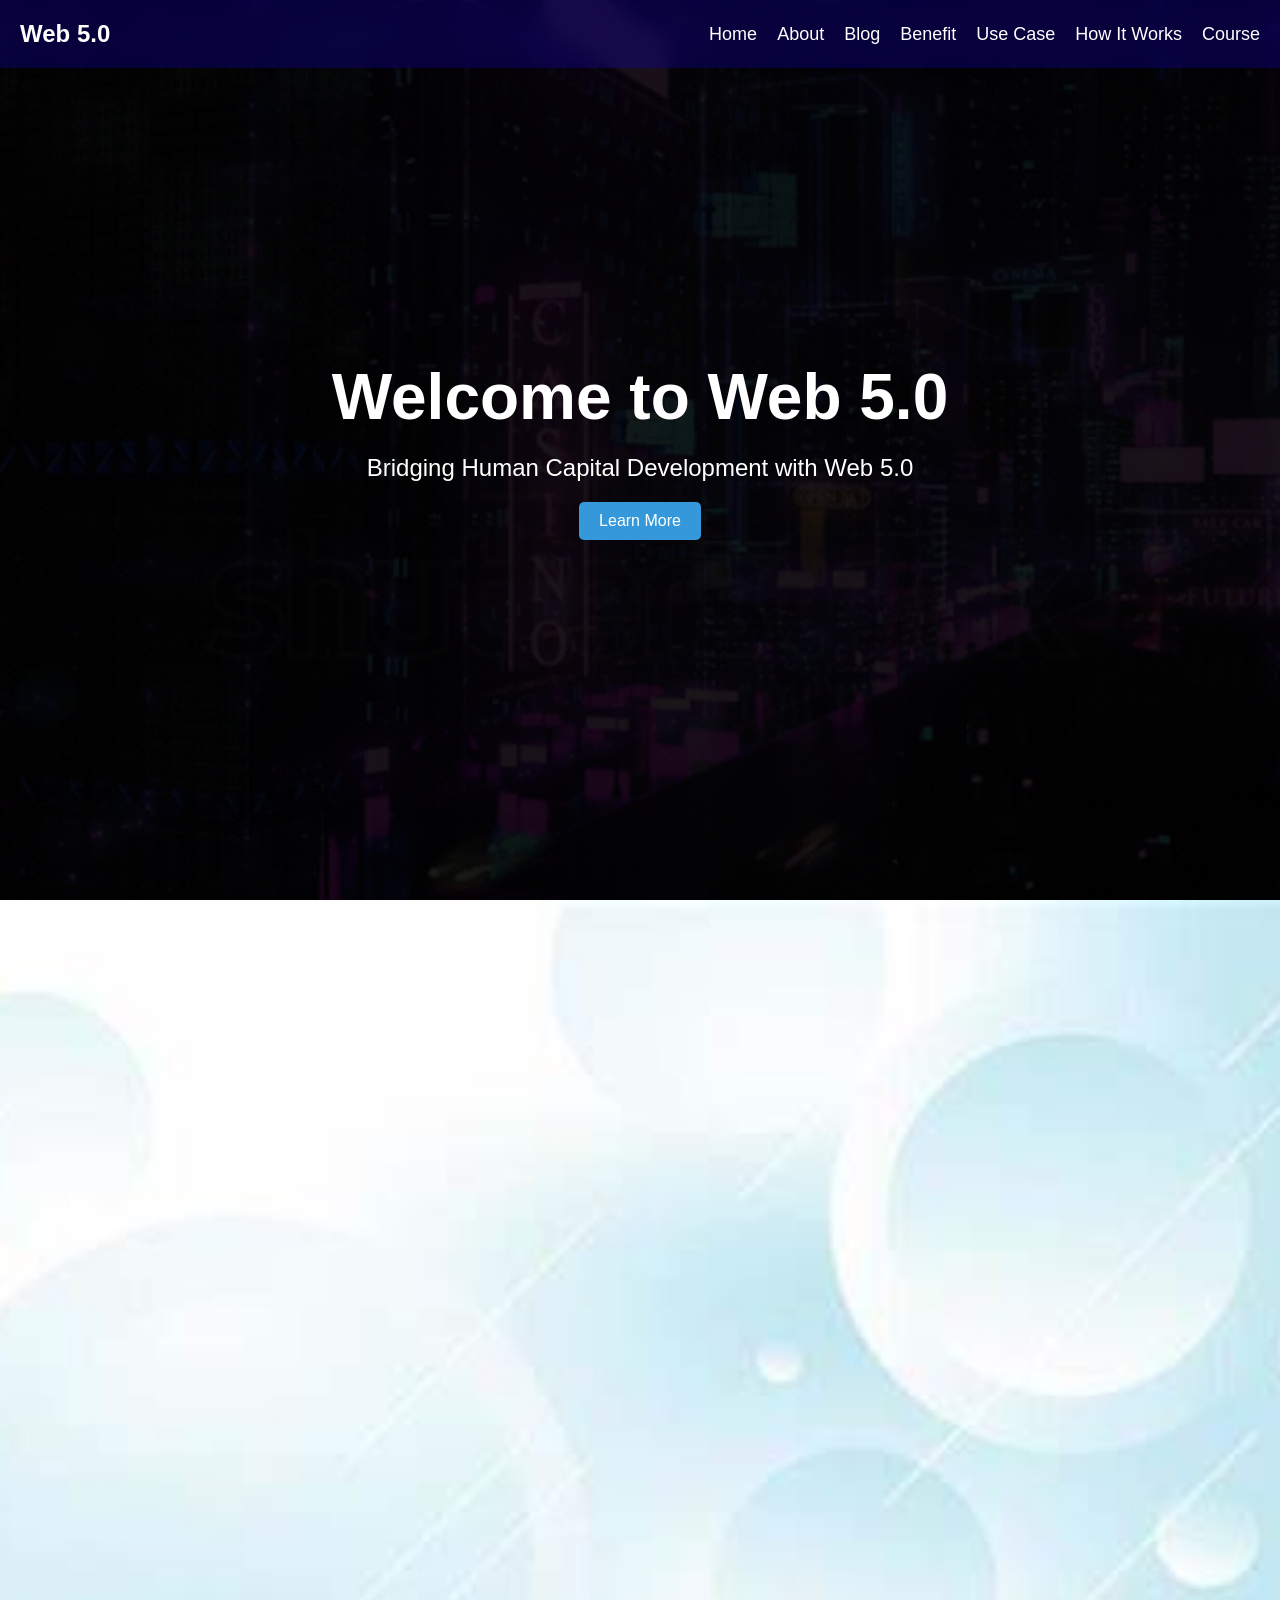
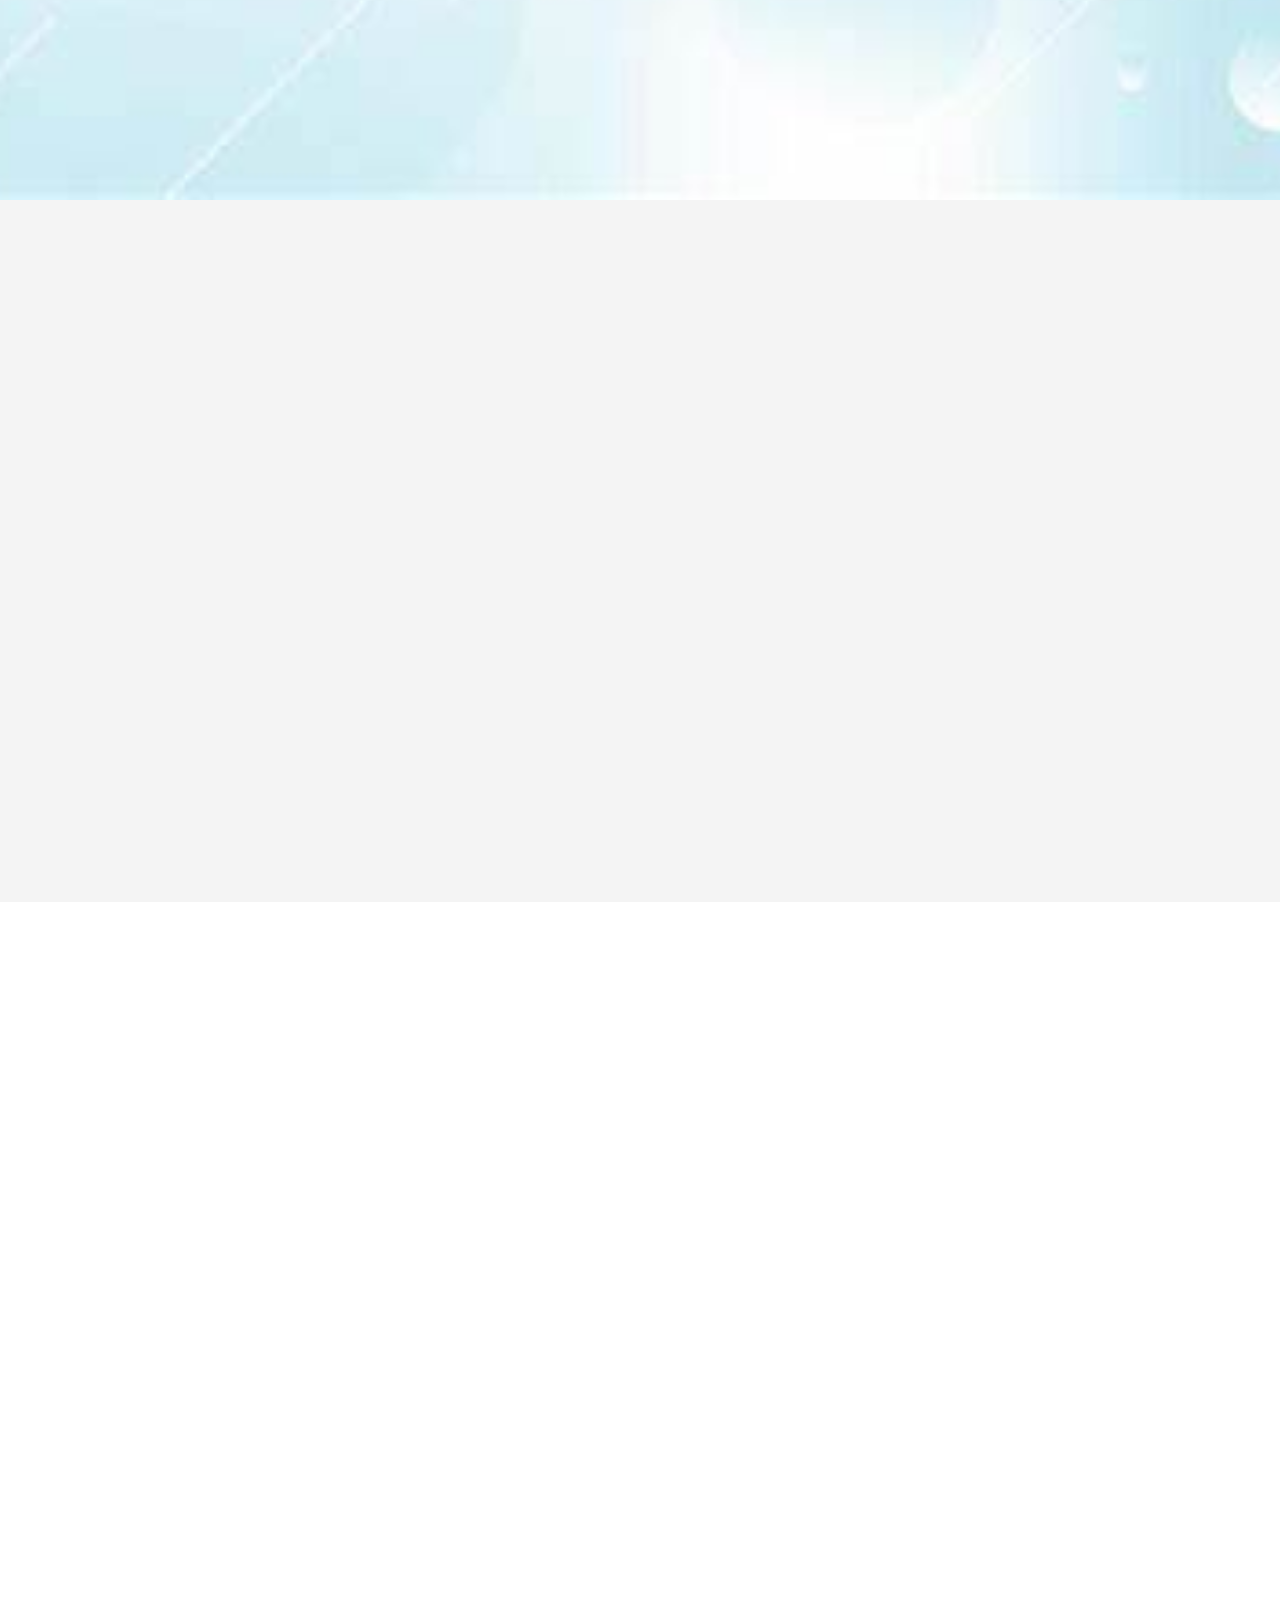
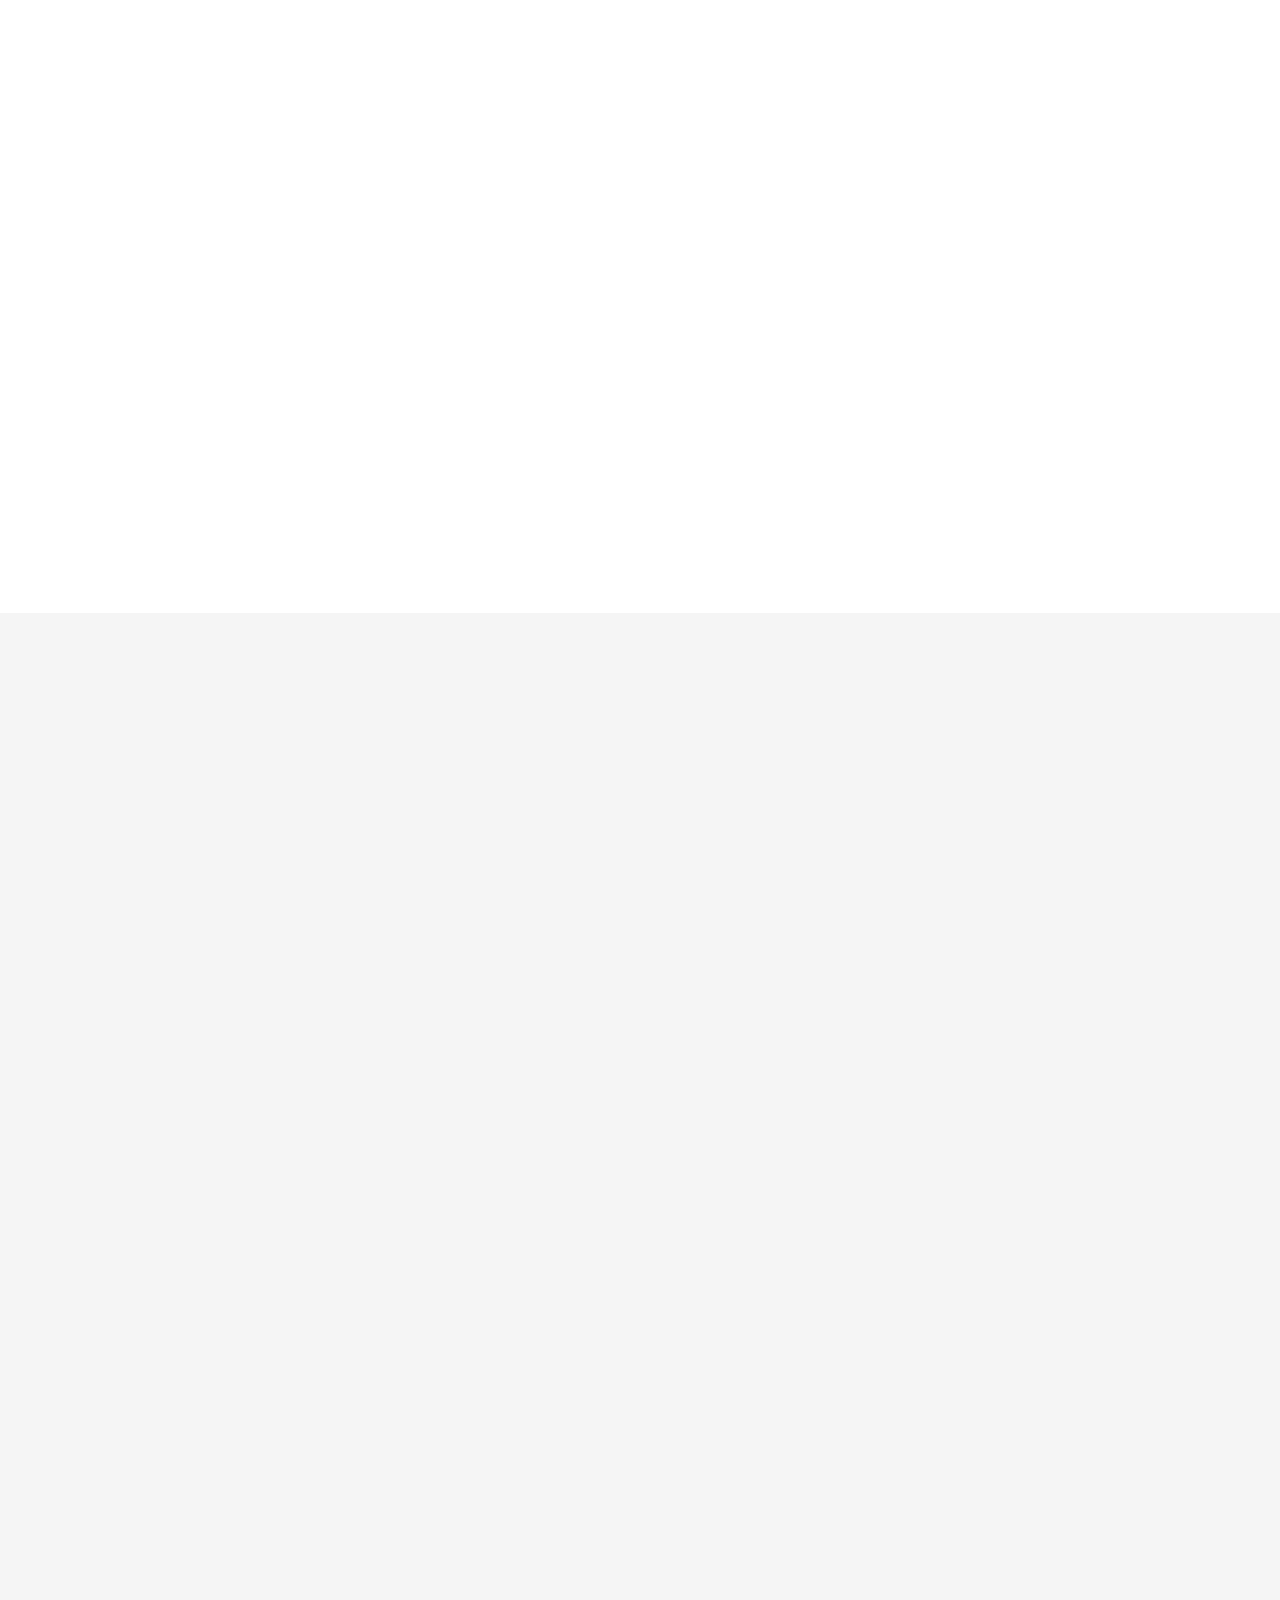
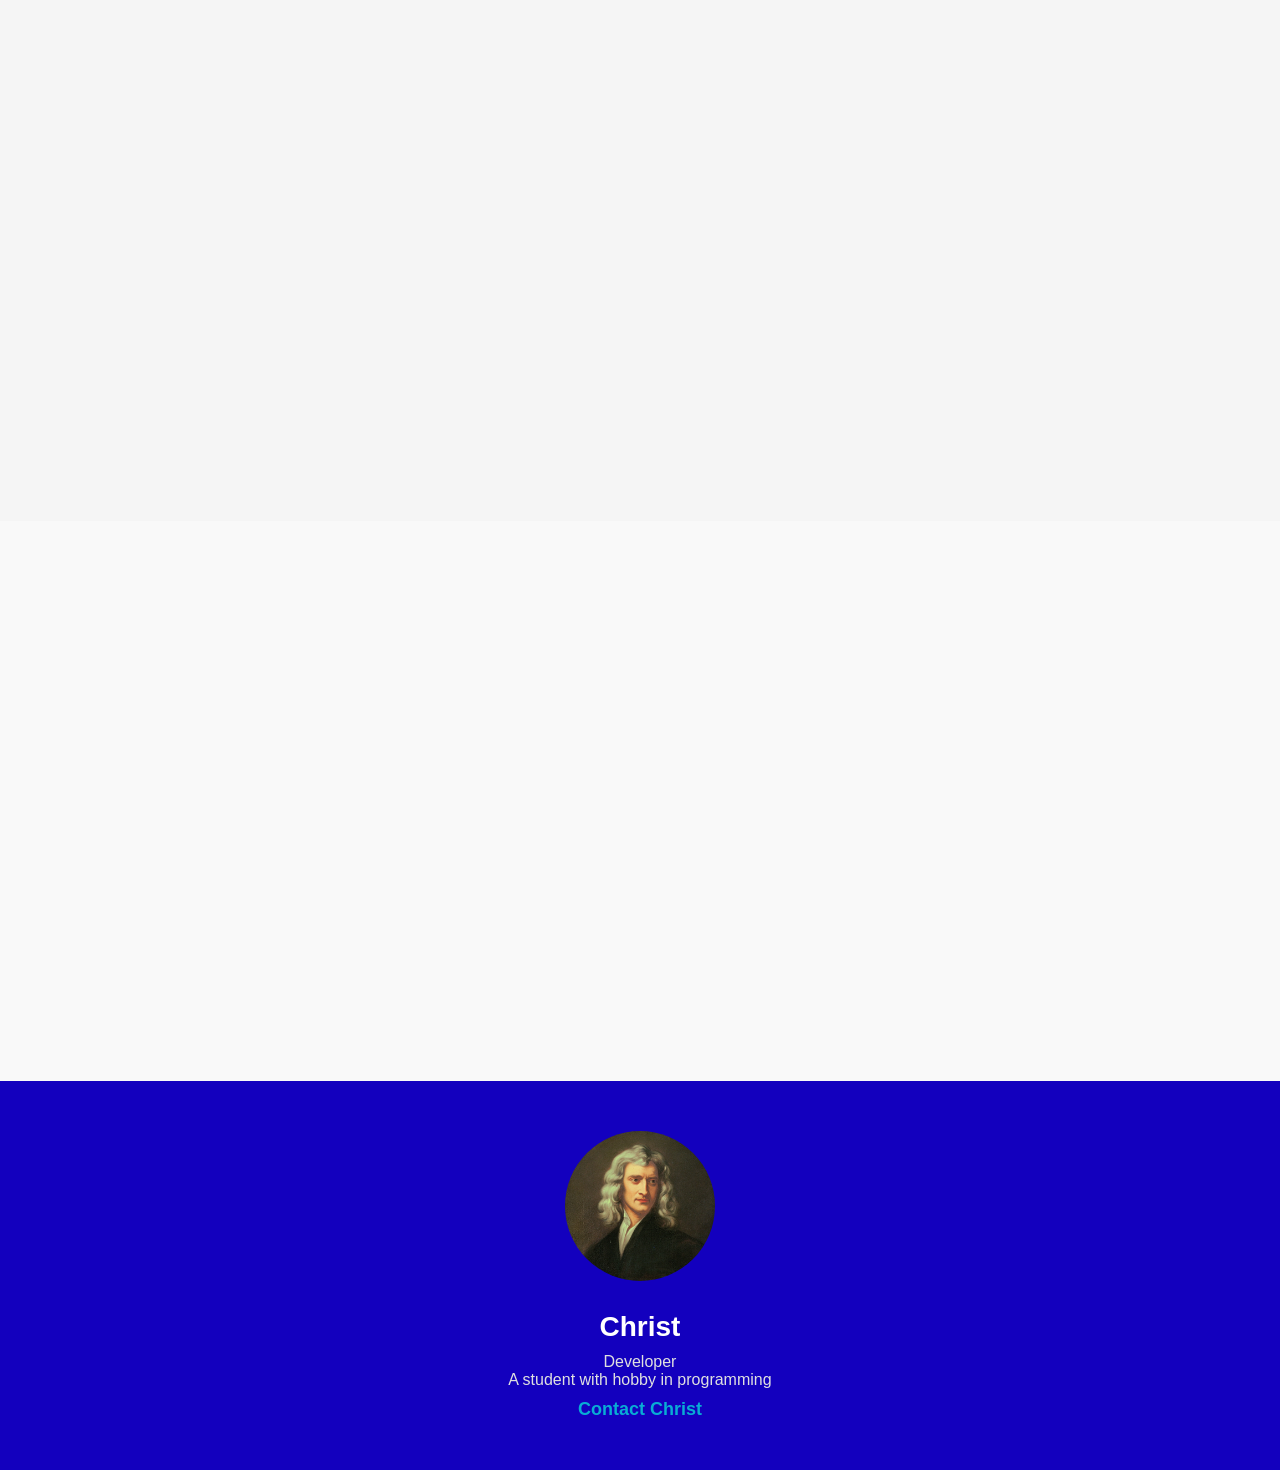
<file: index.html>
<!DOCTYPE html>
<html lang="en">

<head>
    <meta charset="UTF-8">
    <meta name="viewport" content="width=device-width, initial-scale=1.0">
    <link rel="stylesheet" href="https://unpkg.com/aos@next/dist/aos.css" />
    <link rel="icon" href="assets/icon.jpeg" type="image/x-icon">
    <title>Web 5.0</title>
    <link rel="stylesheet" href="css/style.css">
    <link rel="stylesheet" href="css/blog.css">
    <link rel="stylesheet" href="css/benefit.css">
    <link rel="stylesheet" href="css/about.css">
    <link rel="stylesheet" href="css/use-case.css">
    <link rel="stylesheet" href="css/how-it-works.css">
    <link rel="stylesheet" href="css/about-us.css">
    <link rel="stylesheet" href="css/course.css">
</head>

<body>
    <nav class="navbar">
        <a href="#" class="logo">Web 5.0</a>
        <div class="toggle-menu" id="toggle-menu">
            <span></span>
            <span></span>
            <span></span>
        </div>
        <ul class="navbar-nav" id="navbar-nav">
            <li><a href="#home" class="nav-link">Home</a></li>
            <li><a href="#about" class="nav-link">About</a></li>
            <li><a href="#comparison-benefits" class="nav-link">Blog</a></li>
            <li><a href="#benefit" class="nav-link">Benefit</a></li>
            <li><a href="#use-case" class="nav-link">Use Case</a></li>
            <li><a href="#how-it-works" class="nav-link">How It Works</a></li>
            <li><a href="#course" class="nav-link">Course</a></li>
        </ul>
    </nav>
    <section id="home" class="hero-section">
        <div class="overlay">
            <div class="hero-content" data-aos-delay="250" data-aos="fade-up">
                <h1 data-aos-delay="250" data-aos="fade-up">Welcome to Web 5.0</h1>
                <p data-aos-delay="250" data-aos="fade-up">Bridging Human Capital Development with Web 5.0</p>
                <a href="#about" class="cta-button">Learn More</a>
            </div>
        </div>
    </section>

    <section id="about" class="about-section">
        <h2 class="section-title" data-aos-delay="250" data-aos="fade-up">What Is Web 5.0</h2>
        <p class="section-p" data-aos-delay="250" data-aos="fade-up">Web 5.0 also known as the <i>"Symbiotic Web"</i>,
            marks
            an advanced
            stage in the
            evolution of the
            internet,
            characterized by
            the integration of immersive technologies like Virtual Reality (VR) and Augmented Reality (AR), advanced
            artificial
            intelligence, and highly personalized user experiences.</p>
        <p class="section-p" data-aos-delay="250" data-aos="fade-up">This iteration aims to create a more intuitive
            and
            human-centric
            web that seamlessly blends digital and physical realities. Key features include enhanced
            personalization,
            intuitive AI
            systems, and seamless integration across various devices and platforms.</p>
        <p class="section-p" data-aos-delay="250" data-aos="fade-up">Web 5.0 also emphasizes improved
            data security
            through decentralized systems and blockchain technology.</p>
        <p class="section-p" data-aos-delay="250" data-aos="fade-up">The result is a more engaging and efficient
            digital
            experience
            that opens new possibilities for industries such as entertainment, education, and e-commerce while
            addressing privacy
            and ethical considerations.</p>
    </section>

    <section id="comparison-benefits" class="comparison-benefits">
        <div class="container">
            <h2 class="section-title" data-aos-delay="250" data-aos="fade-up">Web Evolution and Benefits</h2>
            <div class="comparison-content" data-aos-delay="250" data-aos="fade-up">
                <h3>Web Evolution: From Web 1.0 to Web 5.0</h3>
                <table class="comparison-table">
                    <thead>
                        <tr>
                            <th>Web Version</th>
                            <th>Characteristics</th>
                            <th>Features</th>
                        </tr>
                    </thead>
                    <tbody>
                        <tr>
                            <td>Web 1.0</td>
                            <td>Static pages, limited interactivity, and simple HTML.</td>
                            <td>Read-only content, basic design, minimal multimedia.</td>
                        </tr>
                        <tr>
                            <td>Web 2.0</td>
                            <td>Dynamic content, user-generated content, and social media.</td>
                            <td>Interactivity, AJAX, social networks, and collaborative platforms.</td>
                        </tr>
                        <tr>
                            <td>Web 3.0</td>
                            <td>Semantic web, better data integration, and personalized experiences.</td>
                            <td>Improved search, AI-driven content, and enhanced data interactivity.</td>
                        </tr>
                        <tr>
                            <td>Web 4.0</td>
                            <td>Ubiquitous computing, IoT integration, and advanced data analytics.</td>
                            <td>Smart devices, real-time data processing, and advanced user interfaces.</td>
                        </tr>
                        <tr>
                            <td>Web 5.0</td>
                            <td>Immersive experiences, intuitive AI, and deep integration of technology and humanity.
                            </td>
                            <td>Virtual reality, advanced AI, personalized environments, and seamless user interactions.
                            </td>
                        </tr>
                    </tbody>
                </table>
            </div>
        </div>
    </section>

    <section id="benefit" class="benefit-section">
        <div class="container">
            <h2 class="section-title" data-aos-delay="250" data-aos="fade-up">Benefits of Web 5.0</h2>
            <div class="benefit-grid" data-aos-delay="250" data-aos="fade-up">
                <div class="benefit-item">
                    <img src="assets/connectivity.jpeg" alt="Seamless Connectivity">
                    <h3>Seamless Connectivity</h3>
                    <p>Web 5.0 ensures uninterrupted access to services across multiple devices with improved
                        connectivity.</p>
                </div>
                <div class="benefit-item">
                    <img src="assets/enhance user experience.jpeg" alt="Enhanced User Experience">
                    <h3>Enhanced User Experience</h3>
                    <p>Provides users with a more interactive and personalized experience through AI
                        integration.
                    </p>
                </div>
                <div class="benefit-item">
                    <img src="assets/improved security.jpeg" alt="Improved Security">
                    <h3>Improved Security</h3>
                    <p>Ensures higher levels of data protection, privacy, and secure transactions with
                        decentralized
                        systems.</p>
                </div>
                <div class="benefit-item">
                    <img src="assets/human capital development.jpeg" alt="Human Capital Development">
                    <h3>Human Capital Development</h3>
                    <p>Accelerates the development of digital skills and innovation in various sectors,
                        including
                        education and industry.</p>
                </div>
            </div>
        </div>
    </section>

    <section id="use-case" class="use-case-section">
        <div class="container">
            <h2 class="section-title" data-aos-delay="250" data-aos="fade-up">Groundbreaking Use Cases of Web 5.0</h2>
            <div class="use-case-grid" data-aos-delay="250" data-aos="fade-up">
                <div class="use-case-item">
                    <div class="use-case-icon">
                        <img src="assets/smart healthcare icon.jpeg" alt="Smart Healthcare Icon">
                    </div>
                    <div class="use-case-info">
                        <h3>Smart Healthcare</h3>
                        <p>Enabling real-time patient monitoring, predictive analytics, and personalized medicine
                            through AI
                            and IoT.</p>
                    </div>
                </div>

                <div class="use-case-item">
                    <div class="use-case-icon">
                        <img src="assets/education icon.jpeg" alt="Education Icon">
                    </div>
                    <div class="use-case-info">
                        <h3>Education 4.0</h3>
                        <p>Virtual classrooms and AI-driven learning platforms for a personalized and interactive
                            learning
                            experience.</p>
                    </div>
                </div>

                <div class="use-case-item">
                    <div class="use-case-icon">
                        <img src="assets/decentralized finance icon.jpeg" alt="DeFi Icon">
                    </div>
                    <div class="use-case-info">
                        <h3>Decentralized Finance</h3>
                        <p>Blockchain-based, secure, and transparent financial services revolutionizing how we transact
                            globally.</p>
                    </div>
                </div>

                <div class="use-case-item">
                    <div class="use-case-icon">
                        <img src="assets/smart city icon.jpeg" alt="Smart Cities Icon">
                    </div>
                    <div class="use-case-info">
                        <h3>Smart Cities</h3>
                        <p>Efficient urban systems with AI-driven traffic management, safety, and environmental
                            monitoring.
                        </p>
                    </div>
                </div>
            </div>
        </div>
    </section>

    <section id="how-it-works" class="timeline-section">
        <div class="container">
            <h2 class="section-title" data-aos-delay="250" data-aos="fade-up">How Web 5.0 Works</h2>
            <div class="timeline" data-aos-delay="250" data-aos="fade-up">
                <div class="timeline-item">
                    <div class="timeline-content">
                        <h3>Step 1: Decentralization</h3>
                        <p>Web 5.0 introduces a decentralized architecture where data is stored in a distributed ledger,
                            ensuring no single entity controls the entire web.</p>
                    </div>
                </div>

                <div class="timeline-item">
                    <div class="timeline-content">
                        <h3>Step 2: AI-Powered Services</h3>
                        <p>Integrating AI into the web experience enables seamless, personalized services that adapt to
                            user
                            needs in real-time.</p>
                    </div>
                </div>

                <div class="timeline-item">
                    <div class="timeline-content">
                        <h3>Step 3: Immersive Experience</h3>
                        <p>Virtual and augmented realities allow users to interact with digital environments in a more
                            immersive way, blurring the line between the real and digital worlds.</p>
                    </div>
                </div>

                <div class="timeline-item">
                    <div class="timeline-content">
                        <h3>Step 4: Autonomous Platforms</h3>
                        <p>Platforms become autonomous, making decisions based on smart contracts and blockchain logic,
                            reducing the need for intermediaries.</p>
                    </div>
                </div>
            </div>
        </div>
    </section>

    <section id="course" class="course">
        <h2 class="section-title" data-aos-delay="250" data-aos="fade-up">Course</h2>
        <div class="course-container" data-aos-delay="250" data-aos="fade-up">
            <div class="course-card available">
                <img src="assets/course.jpg" alt="Web 5.0 Training">
                <h3>Web 5.0 Fundamental</h3>
                <p>Total Progress: 0%</p>
                <div class="progress-bar">
                    <div class="progress" style="width: 0%;"></div>
                </div>
                <a href="course.html" class="start-button">Start Learning</a>
            </div>
            <div class="course-card locked">
                <img src="assets/other-course.jpeg" alt="Course Locked">
                <h3>Other Web 5.0 Courses</h3>
                <p>Total Progress: 0%</p>
                <div class="progress-bar">
                    <div class="progress" style="width: 0%;"></div>
                </div>
                <button class="locked-button" disabled>Locked</button>
            </div>
        </div>
    </section>

    <section id="profile" class="profile">
        <div class="profile-content">
            <img src="assets/profile.jpeg" alt="Developer" class="profile-img">
            <div class="profile-text">
                <h3>Christ</h3>
                <p>Developer</p>
                <p>A student with hobby in programming</p>
                <a href="mailto" class="profile-link">Contact Christ</a>
            </div>
        </div>
    </section>

    <script src="https://unpkg.com/aos@next/dist/aos.js"></script>
    <script src="./js/main.js"></script>
</body>

</html>
</file>
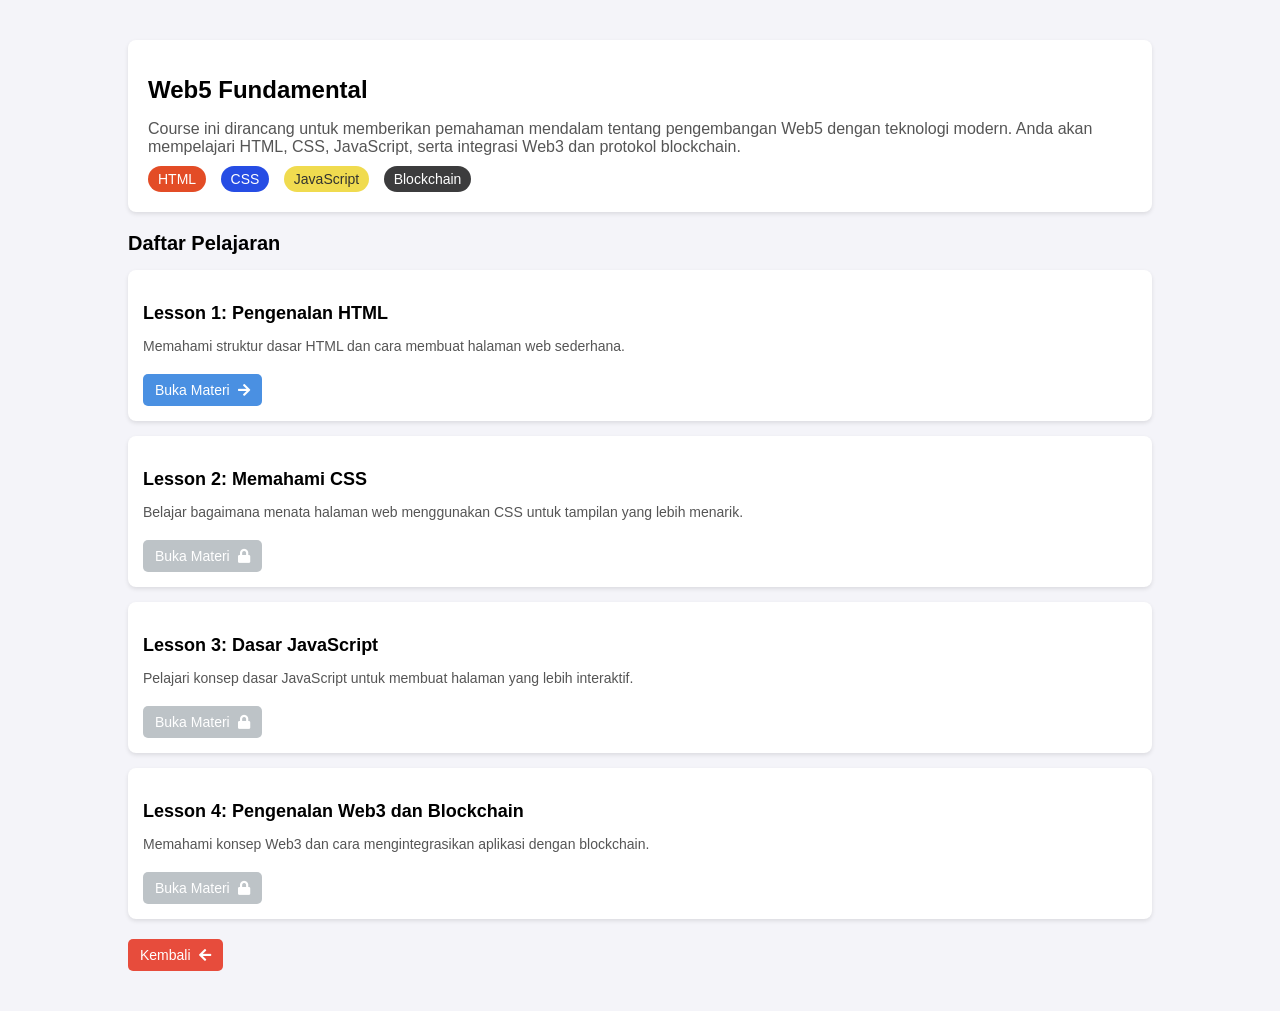
<file: course.html>
<!DOCTYPE html>
<html lang="en">

<head>
    <meta charset="UTF-8" />
    <meta name="viewport" content="width=device-width, initial-scale=1.0" />
    <title>Course Detail - Web5 Fundamental</title>
    <link rel="stylesheet" href="css/course2.css" />
    <link rel="icon" href="assets/icon.jpeg" type="image/x-icon">
    <title>Web 5.0 Fundamental</title>
    <link rel="stylesheet" href="https://cdnjs.cloudflare.com/ajax/libs/font-awesome/5.15.4/css/all.min.css" />
</head>

<body>
    <div class="container">
        <div class="course-overview">
            <h1 class="course-title">Web5 Fundamental</h1>
            <p class="course-description">
                Course ini dirancang untuk memberikan pemahaman mendalam tentang
                pengembangan Web5 dengan teknologi modern. Anda akan mempelajari HTML,
                CSS, JavaScript, serta integrasi Web3 dan protokol blockchain.
            </p>
            <div class="tags">
                <span class="tag html">HTML</span>
                <span class="tag css">CSS</span>
                <span class="tag js">JavaScript</span>
                <span class="tag blockchain">Blockchain</span>
            </div>
        </div>
        <h2 class="lesson-header">Daftar Pelajaran</h2>
        <div class="lesson-list">
            <div class="lesson-card">
                <h3 class="lesson-title">Lesson 1: Pengenalan HTML</h3>
                <p class="lesson-description">
                    Memahami struktur dasar HTML dan cara membuat halaman web sederhana.
                </p>
                <a href="lesson1.html" class="button-detail">
                    <span>Buka Materi</span>
                    <i class="fas fa-arrow-right"></i>
                </a>
            </div>
            <div class="lesson-card">
                <h3 class="lesson-title">Lesson 2: Memahami CSS</h3>
                <p class="lesson-description">
                    Belajar bagaimana menata halaman web menggunakan CSS untuk tampilan
                    yang lebih menarik.
                </p>
                <a href="#" class="button-detail locked" onclick="return false;">
                    <span>Buka Materi</span>
                    <i class="fas fa-lock"></i>
                </a>
            </div>
            <div class="lesson-card">
                <h3 class="lesson-title">Lesson 3: Dasar JavaScript</h3>
                <p class="lesson-description">
                    Pelajari konsep dasar JavaScript untuk membuat halaman yang lebih
                    interaktif.
                </p>
                <a href="#" class="button-detail locked" onclick="return false;">
                    <span>Buka Materi</span>
                    <i class="fas fa-lock"></i>
                </a>
            </div>
            <div class="lesson-card">
                <h3 class="lesson-title">Lesson 4: Pengenalan Web3 dan Blockchain</h3>
                <p class="lesson-description">
                    Memahami konsep Web3 dan cara mengintegrasikan aplikasi dengan
                    blockchain.
                </p>
                <a href="#" class="button-detail locked" onclick="return false;">
                    <span>Buka Materi</span>
                    <i class="fas fa-lock"></i>
                </a>
            </div>
        </div>
        <a href="index.html" class="button-back">
            <span>Kembali</span>
            <i class="fas fa-arrow-left"></i>
        </a>
    </div>
</body>

</html>
</file>
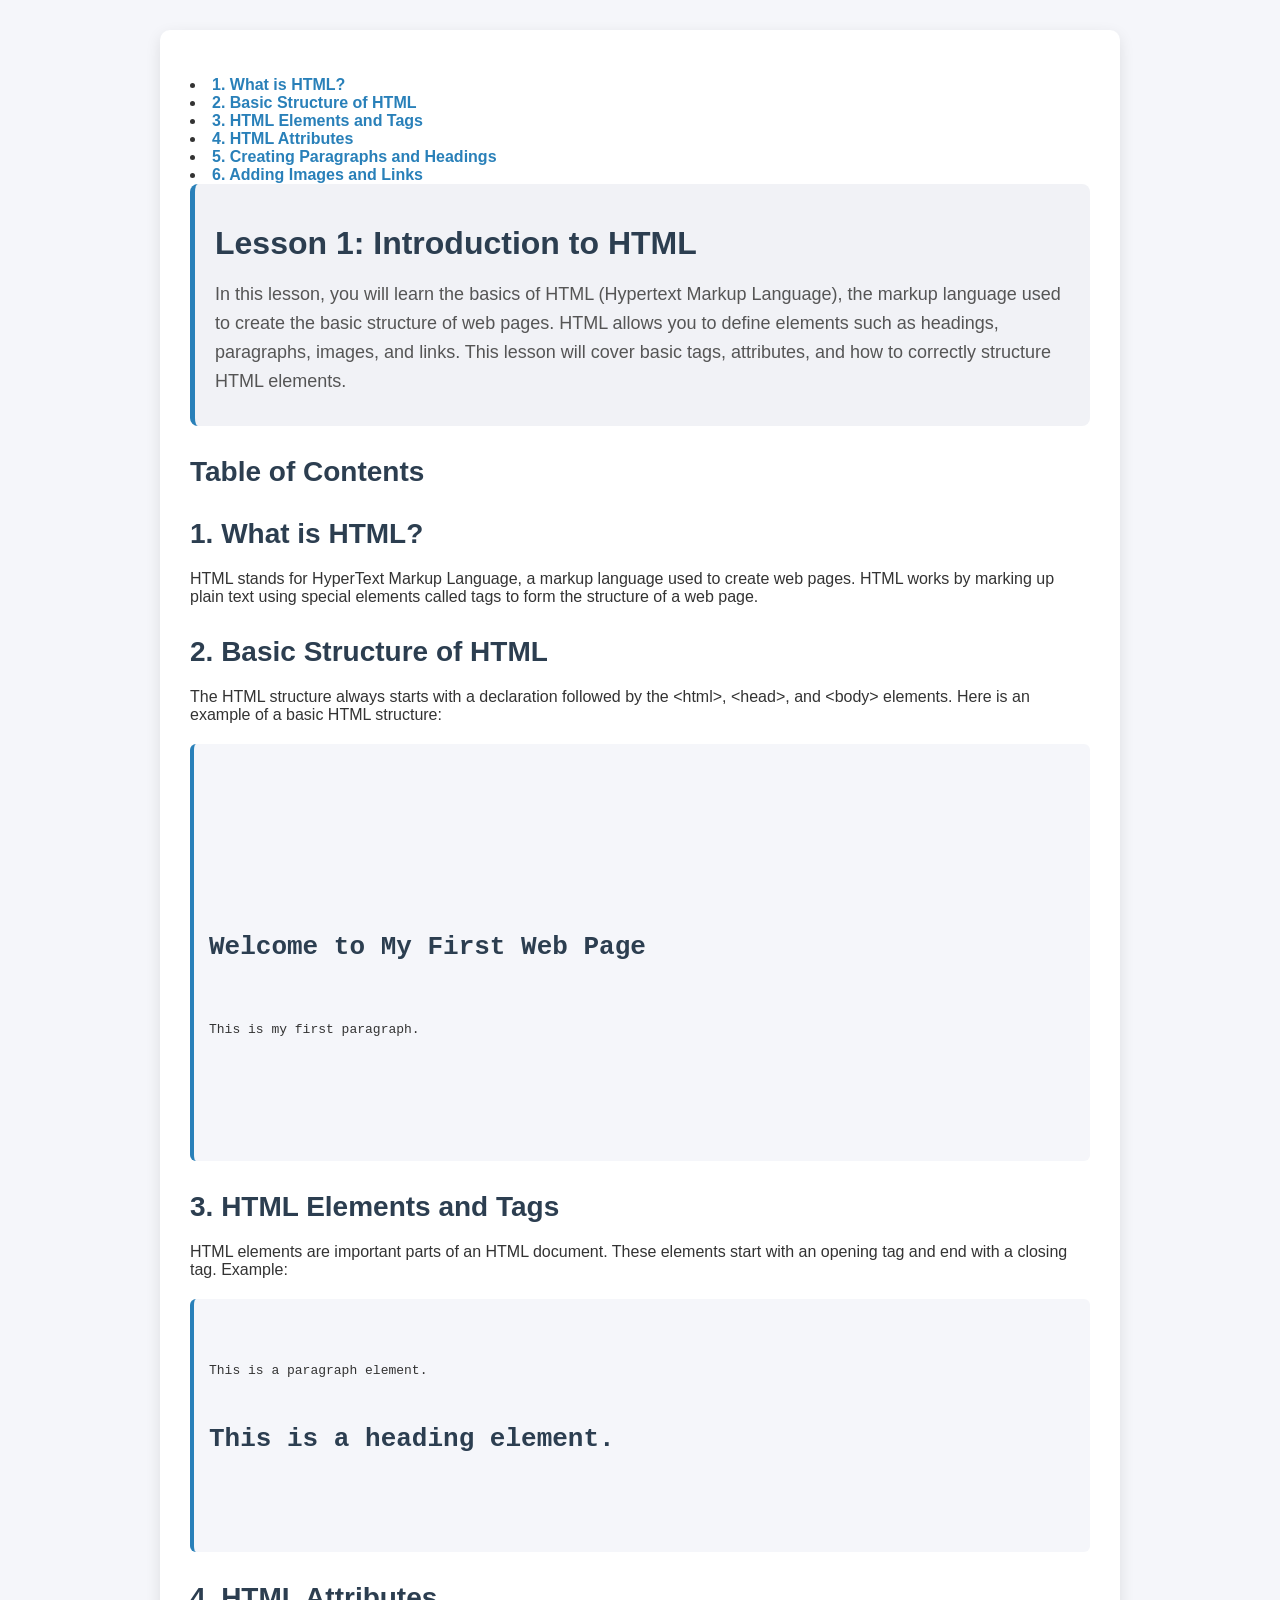
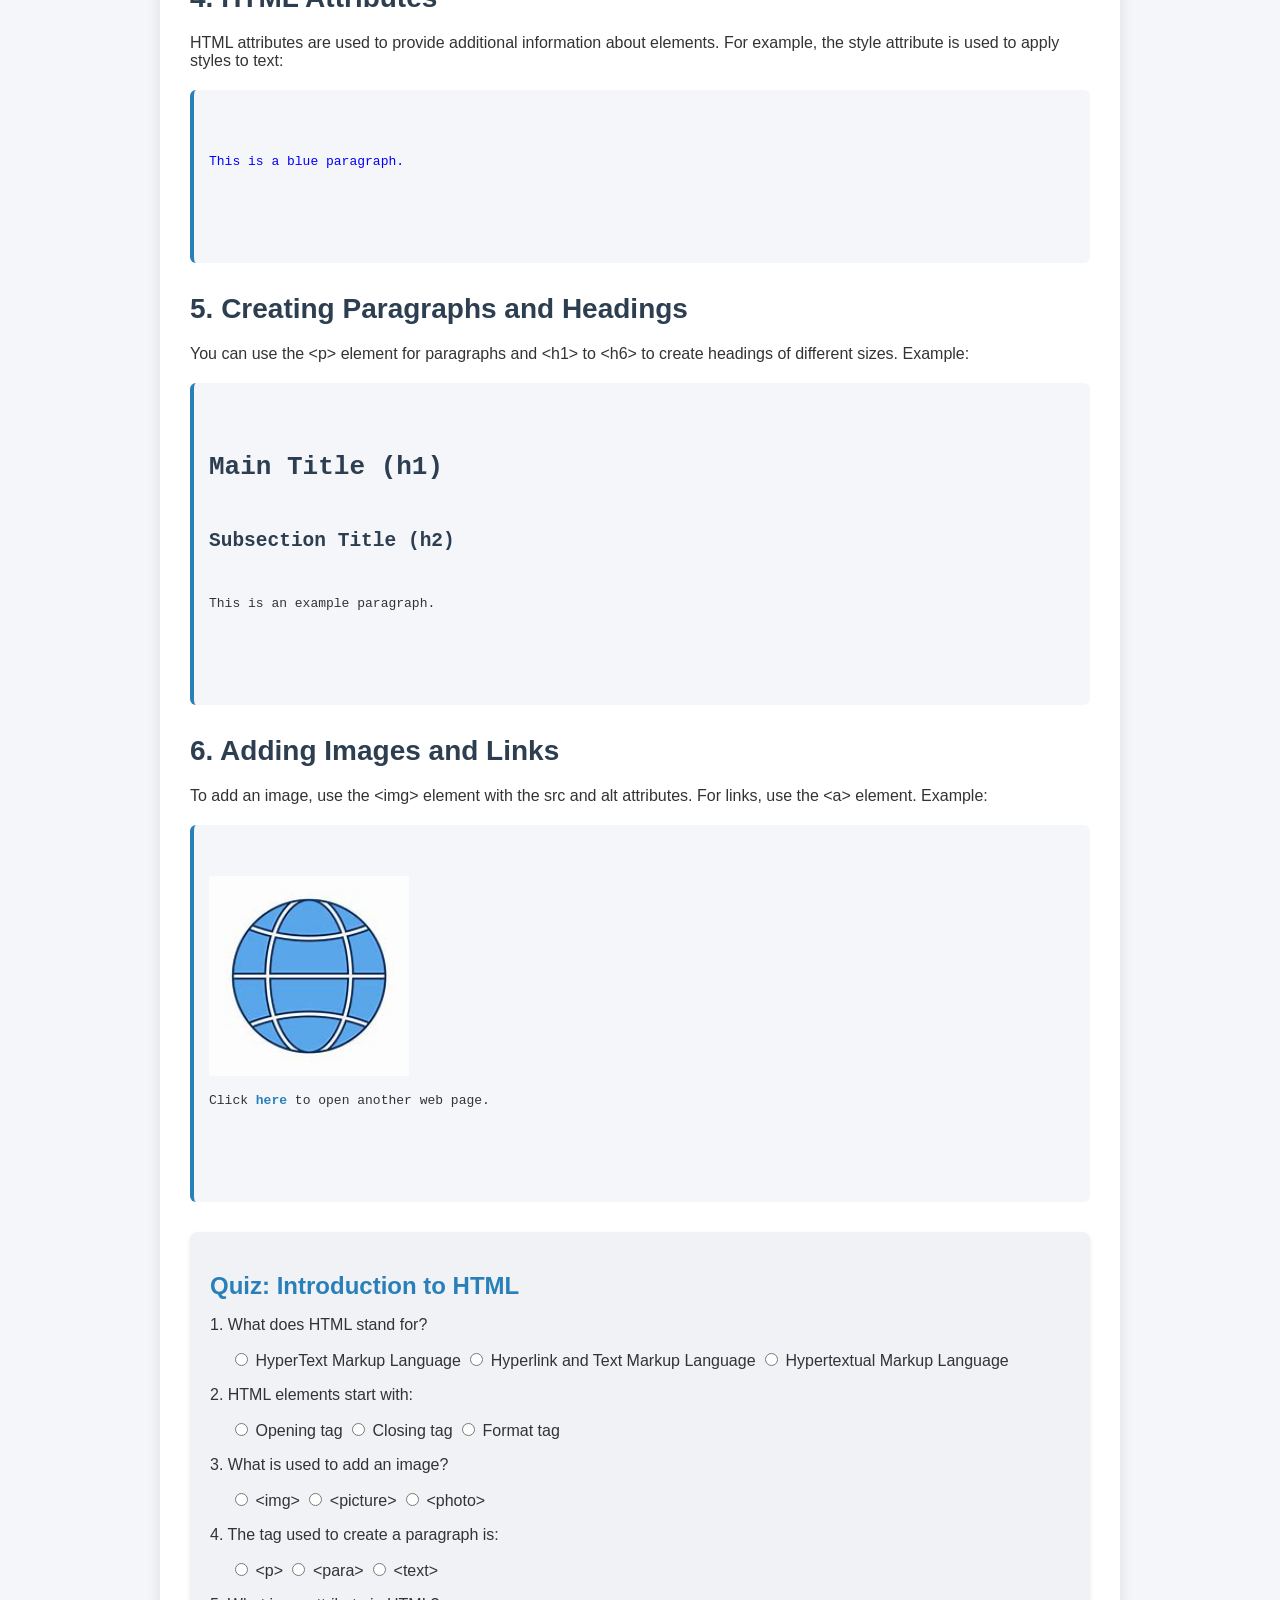
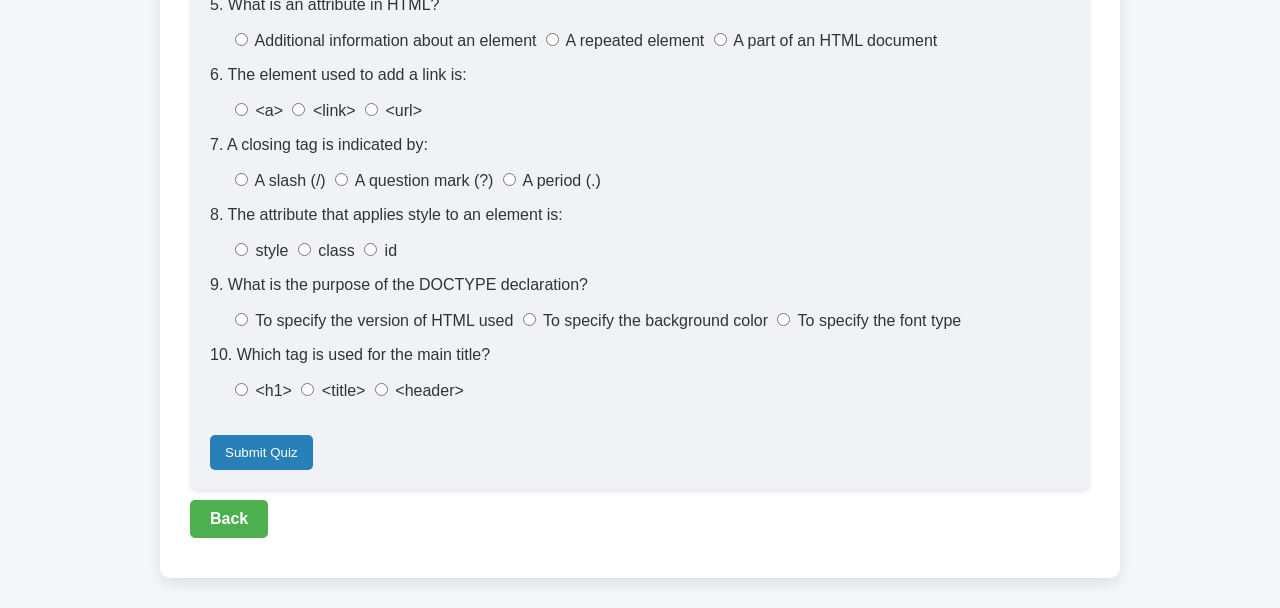
<file: lesson1.html>
<!DOCTYPE html>
<html lang="en">

<head>
    <meta charset="UTF-8">
    <meta name="viewport" content="width=device-width, initial-scale=1.0">
    <title>Lesson 1: Introduction to HTML</title>
    <link rel="stylesheet" href="css/course2.css">
    <link rel="icon" href="assets/icon.jpeg" type="image/x-icon">
    <link rel="stylesheet" href="css/lesson1.css">
</head>

<body>
    <div class="container">
        <ul class="lesson-content"></ul>
        <li><a href="#section1">1. What is HTML?</a></li>
        <li><a href="#section2">2. Basic Structure of HTML</a></li>
        <li><a href="#section3">3. HTML Elements and Tags</a></li>
        <li><a href="#section4">4. HTML Attributes</a></li>
        <li><a href="#section5">5. Creating Paragraphs and Headings</a></li>
        <li><a href="#section6">6. Adding Images and Links</a></li>
        </ul>
        <div class="lesson-overview" od>
            <h1 class="lesson-title">Lesson 1: Introduction to HTML</h1>
            <p class="lesson-description">
                In this lesson, you will learn the basics of HTML (Hypertext Markup Language), the markup language used
                to create the basic structure of web pages. HTML allows you to define elements such as headings,
                paragraphs, images, and links. This lesson will cover basic tags, attributes, and how to correctly
                structure HTML elements.
            </p>
        </div>

        <h2 class="lesson-subtitle">Table of Contents</h2>

        <h2 class="lesson-subtitle" id="section1">1. What is HTML?</h2>
        <p>HTML stands for HyperText Markup Language, a markup language used to create web pages. HTML works by marking
            up plain text using special elements called tags to form the structure of a web page.</p>

        <h2 class="lesson-subtitle" id="section2">2. Basic Structure of HTML</h2>
        <p>The HTML structure always starts with a declaration followed by the &lt;html&gt;, &lt;head&gt;, and
            &lt;body&gt; elements. Here is an example of a basic HTML structure:</p>

        <div class="code-block">
            <pre>
<!DOCTYPE html>
<html lang="en">
<head>
    <meta charset="UTF-8">
    <title>My First Web Page</title>
</head>
<body>
    <h1>Welcome to My First Web Page</h1>
    <p>This is my first paragraph.</p>
</body>
</html>
            </pre>
        </div>

        <h2 class="lesson-subtitle" id="section3">3. HTML Elements and Tags</h2>
        <p>HTML elements are important parts of an HTML document. These elements start with an opening tag and end with
            a closing tag. Example:</p>

        <div class="code-block">
            <pre>
<p>This is a paragraph element.</p>
<h1>This is a heading element.</h1>
            </pre>
        </div>

        <h2 class="lesson-subtitle" id="section4">4. HTML Attributes</h2>
        <p>HTML attributes are used to provide additional information about elements. For example, the style attribute
            is used to apply styles to text:</p>

        <div class="code-block">
            <pre>
<p style="color: blue;">This is a blue paragraph.</p>
            </pre>
        </div>

        <h2 class="lesson-subtitle" id="section5">5. Creating Paragraphs and Headings</h2>
        <p>You can use the &lt;p&gt; element for paragraphs and &lt;h1&gt; to &lt;h6&gt; to create headings of different
            sizes. Example:</p>

        <div class="code-block">
            <pre>
<h1>Main Title (h1)</h1>
<h2>Subsection Title (h2)</h2>
<p>This is an example paragraph.</p>
            </pre>
        </div>

        <h2 class="lesson-subtitle" id="section6">6. Adding Images and Links</h2>
        <p>To add an image, use the &lt;img&gt; element with the src and alt attributes. For links, use the &lt;a&gt;
            element. Example:</p>

        <div class="code-block">
            <pre>
<img src="assets/icon.jpeg" alt="Example Image" width="200" />
<p>Click <a href="https://www.example.com">here</a> to open another web page.</p>
            </pre>
        </div>

        <div class="quiz-container">
            <h2 class="quiz-title">Quiz: Introduction to HTML</h2>
            <form id="quizForm">
                <div class="question">
                    <p>1. What does HTML stand for?</p>
                    <div class="options">
                        <label class="option"><input type="radio" name="q1" value="1"> HyperText Markup Language</label>
                        <label class="option"><input type="radio" name="q1" value="0"> Hyperlink and Text Markup
                            Language</label>
                        <label class="option"><input type="radio" name="q1" value="0"> Hypertextual Markup
                            Language</label>
                    </div>
                </div>

                <div class="question">
                    <p>2. HTML elements start with:</p>
                    <div class="options">
                        <label class="option"><input type="radio" name="q2" value="1"> Opening tag</label>
                        <label class="option"><input type="radio" name="q2" value="0"> Closing tag</label>
                        <label class="option"><input type="radio" name="q2" value="0"> Format tag</label>
                    </div>
                </div>

                <div class="question">
                    <p>3. What is used to add an image?</p>
                    <div class="options">
                        <label class="option"><input type="radio" name="q3" value="1"> &lt;img&gt;</label>
                        <label class="option"><input type="radio" name="q3" value="0"> &lt;picture&gt;</label>
                        <label class="option"><input type="radio" name="q3" value="0"> &lt;photo&gt;</label>
                    </div>
                </div>

                <div class="question">
                    <p>4. The tag used to create a paragraph is:</p>
                    <div class="options">
                        <label class="option"><input type="radio" name="q4" value="1"> &lt;p&gt;</label>
                        <label class="option"><input type="radio" name="q4" value="0"> &lt;para&gt;</label>
                        <label class="option"><input type="radio" name="q4" value="0"> &lt;text&gt;</label>
                    </div>
                </div>

                <div class="question">
                    <p>5. What is an attribute in HTML?</p>
                    <div class="options">
                        <label class="option"><input type="radio" name="q5" value="1"> Additional information about an
                            element</label>
                        <label class="option"><input type="radio" name="q5" value="0"> A repeated element</label>
                        <label class="option"><input type="radio" name="q5" value="0"> A part of an HTML
                            document</label>
                    </div>
                </div>

                <div class="question">
                    <p>6. The element used to add a link is:</p>
                    <div class="options">
                        <label class="option"><input type="radio" name="q6" value="1"> &lt;a&gt;</label>
                        <label class="option"><input type="radio" name="q6" value="0"> &lt;link&gt;</label>
                        <label class="option"><input type="radio" name="q6" value="0"> &lt;url&gt;</label>
                    </div>
                </div>

                <div class="question">
                    <p>7. A closing tag is indicated by:</p>
                    <div class="options">
                        <label class="option"><input type="radio" name="q7" value="1"> A slash (/)</label>
                        <label class="option"><input type="radio" name="q7" value="0"> A question mark (?)</label>
                        <label class="option"><input type="radio" name="q7" value="0"> A period (.)</label>
                    </div>
                </div>

                <div class="question">
                    <p>8. The attribute that applies style to an element is:</p>
                    <div class="options">
                        <label class="option"><input type="radio" name="q8" value="1"> style</label>
                        <label class="option"><input type="radio" name="q8" value="0"> class</label>
                        <label class="option"><input type="radio" name="q8" value="0"> id</label>
                    </div>
                </div>

                <div class="question">
                    <p>9. What is the purpose of the DOCTYPE declaration?</p>
                    <div class="options">
                        <label class="option"><input type="radio" name="q9" value="1"> To specify the version of HTML
                            used</label>
                        <label class="option"><input type="radio" name="q9" value="0"> To specify the background
                            color</label>
                        <label class="option"><input type="radio" name="q9" value="0"> To specify the font type</label>
                    </div>
                </div>

                <div class="question">
                    <p>10. Which tag is used for the main title?</p>
                    <div class="options">
                        <label class="option"><input type="radio" name="q10" value="1"> &lt;h1&gt;</label>
                        <label class="option"><input type="radio" name="q10" value="0"> &lt;title&gt;</label>
                        <label class="option"><input type="radio" name="q10" value="0"> &lt;header&gt;</label>
                    </div>
                </div>

                <button type="button" class="submit-btn" onclick="submitQuiz()">Submit Quiz</button>
            </form>
        </div>
        <a href="course.html" class="back-btn">
            <span>Back</span>
            <i class="fas fa-arrow-left"></i>
        </a>
        </a>
    </div>

    <script src="js/lesson1.js"></script>
</body>

</html>
</file>
<file: css/style.css>
* {
  margin: 0;
  padding: 0;
  box-sizing: border-box;
}

body {
  font-family: Arial, sans-serif;
}

.navbar {
  display: flex;
  justify-content: space-between;
  align-items: center;
  padding: 20px;
  background-color: rgba(19, 0, 190, 0.3);
  color: white;
  position: fixed;
  width: 100%;
  top: 0;
  left: 0;
  backdrop-filter: blur(10px);
  z-index: 1000;
  transition: background-color 0.3s ease;
}

.logo {
  color: white;
  text-decoration: none;
  font-size: 24px;
  font-weight: bold;
}

.navbar .navbar-nav {
  display: flex;
  list-style: none;
}

.navbar .navbar-nav li {
  margin-left: 20px;
}

.navbar .navbar-nav a {
  text-decoration: none;
  color: white;
  font-size: 18px;
  position: relative;
  padding: 5px 0;
}

.navbar .navbar-nav a::before {
  content: "";
  position: absolute;
  width: 0;
  height: 2px;
  bottom: 0;
  left: 0;
  background-color: #09acd4;
  transition: width 0.3s ease-in-out;
}

.navbar .navbar-nav a:hover::before {
  width: 100%;
}

.toggle-menu {
  display: none;
  flex-direction: column;
  cursor: pointer;
}

.toggle-menu span {
  width: 25px;
  height: 3px;
  background-color: white;
  margin: 4px;
  transition: 0.3s;
}

.hero-section {
  position: relative;
  height: 100vh;
  background-image: url("../assets/futuristic.gif");
  background-size: cover;
  background-position: center;
  display: flex;
  align-items: center;
  justify-content: center;
  padding-top: 70px;
}

.hero-section .overlay {
  position: absolute;
  top: 0;
  left: 0;
  width: 100%;
  height: 100%;
  background-color: rgba(0, 0, 0, 0.9);
  display: flex;
  align-items: center;
  justify-content: center;
}

.hero-content {
  color: white;
  text-align: center;
  z-index: 2;
}

.hero-content h1 {
  font-size: 4rem;
  margin-bottom: 20px;
}

.hero-content p {
  font-size: 1.5rem;
  margin-bottom: 20px;
}

.cta-button {
  display: inline-block;
  padding: 10px 20px;
  background-color: #3498db;
  color: white;
  text-decoration: none;
  border-radius: 5px;
  transition: background-color 0.3s;
}

.cta-button:hover {
  background-color: #2980b9;
}

.section-title {
  font-size: 2.8rem;
  color: #333;
  margin-bottom: 60px;
  text-transform: uppercase;
  letter-spacing: 1px;
  position: relative;
  text-align: center;
}

@media (max-width: 768px) {
  .navbar .navbar-nav {
    position: absolute;
    top: 70px;
    right: 0;
    background-color: rgba(19, 0, 190, 0.9);
    height: 100vh;
    width: 100%;
    flex-direction: column;
    align-items: center;
    justify-content: center;
    transform: translateX(100%);
    transition: transform 0.3s ease-in-out;
    padding: 0 10px;
  }
  .navbar .navbar-nav.active {
    transform: translateX(0);
  }
  .navbar .navbar-nav li {
    margin: 15px 0;
  }
  .navbar .toggle-menu {
    display: flex;
  }
  .hero-section {
    padding-top: 100px;
    background-size: cover;
    background-position: center;
    display: flex;
    align-items: center;
    justify-content: center;
    position: relative;
  }
  .hero-content h1 {
    font-size: 2rem;
  }
  .hero-content p {
    font-size: 1rem;
  }
  .cta-button {
    padding: 8px 16px;
  }
}

@media (max-width: 768px) {
  .navbar {
    padding: 15px;
    background-color: rgba(19, 0, 190, 0.7);
  }

  .navbar .navbar-nav {
    position: absolute;
    top: 70px;
    right: 0;
    background-color: rgba(19, 0, 190, 0.9);
    height: 100vh;
    width: 100%;
    flex-direction: column;
    align-items: center;
    justify-content: center;
    transform: translateX(100%);
    transition: transform 0.3s ease-in-out;
    z-index: 999;
  }

  .navbar .navbar-nav.active {
    transform: translateX(0);
  }

  .navbar .navbar-nav li {
    margin: 15px 0;
  }

  .navbar .toggle-menu {
    display: flex;
    z-index: 1001;
  }

  .hero-section {
    padding-top: 90px;
    background-size: cover;
    background-position: center;
    display: flex;
    align-items: center;
    justify-content: center;
    position: relative;
  }

  .hero-content h1 {
    font-size: 2.2rem;
  }

  .hero-content p {
    font-size: 1.2rem;
  }

  .cta-button {
    padding: 10px 18px;
  }

  .section-title {
    font-size: 2.4rem;
    margin-bottom: 50px;
  }
}

@media (max-width: 450px) {
  .navbar {
    padding: 8px;
  }

  .navbar .navbar-nav {
    width: 100%;
    height: 100vh;
    background-color: rgba(19, 0, 190, 0.9);
    flex-direction: column;
    align-items: center;
    justify-content: center;
    position: fixed;
    top: 0;
    right: 0;
    transform: translateX(100%);
    transition: transform 0.3s ease-in-out;
    box-shadow: 0 2px 5px rgba(0, 0, 0, 0.3);
  }

  .navbar .navbar-nav.active {
    transform: translateX(0);
  }

  .navbar .navbar-nav li {
    margin: 10px 0;
  }

  .navbar .toggle-menu {
    display: flex;
    z-index: 1001;
  }

  .hero-section {
    padding-top: 60px;
  }

  .hero-content h1 {
    font-size: 1.8rem;
  }

  .hero-content p {
    font-size: 1rem;
  }

  .cta-button {
    padding: 8px 16px;
  }
}
</file>
<file: css/blog.css>
.comparison-benefits {
  padding: 100px 20px;
  background-color: #f4f4f4;
}

.container {
  max-width: 1200px;
  margin: 0 auto;
}

.comparison-benefits h2 {
  font-size: 36px;
  margin-bottom: 30px;
}

.comparison-content {
  margin-bottom: 50px;
}

.comparison-table {
  width: 100%;
  border-collapse: collapse;
  margin: 0 auto;
  background: white;
  border-radius: 8px;
  box-shadow: 0 4px 8px rgba(0, 0, 0, 0.1);
  overflow-x: auto;
}

.comparison-table th,
.comparison-table td {
  padding: 15px;
  text-align: left;
  border-bottom: 1px solid #ddd;
}

.comparison-table th {
  background-color: #1300be;
  color: white;
  font-size: 20px;
}

.comparison-table td {
  color: #555;
}

.comparison-table tr:nth-child(even) {
  background-color: #f9f9f9;
}

@media (max-width: 768px) {
  .comparison-benefits h2 {
    font-size: 28px;
    margin-bottom: 20px;
  }

  .comparison-content {
    margin-bottom: 30px;
  }

  .comparison-table th,
  .comparison-table td {
    padding: 10px;
  }

  .comparison-table th {
    font-size: 18px;
  }

  .comparison-table td {
    font-size: 14px;
  }
}

@media (max-width: 450px) {
  .comparison-benefits {
    padding: 80px 10px;
  }

  .comparison-benefits h2 {
    font-size: 22px;
    margin-bottom: 15px;
  }

  .comparison-content {
    margin-bottom: 20px;
  }

  .comparison-table {
    font-size: 12px;
    overflow-x: auto;
  }

  .comparison-table th,
  .comparison-table td {
    padding: 8px;
  }
}
</file>
<file: css/benefit.css>
.benefit-section {
  background-color: #fff;
  padding: 100px 20px;
}

.benefit-section h2 {
  font-size: 36px;
  margin-bottom: 30px;
}

.benefit-grid {
  display: flex;
  gap: 20px;
}

.benefit-item {
  background: #fff;
  border-radius: 8px;
  box-shadow: 0 4px 8px rgba(0, 0, 0, 0.1);
  padding: 20px;
  width: 100%;
  max-width: 300px;
  text-align: center;
  transition: transform 0.3s ease-in-out;
}

.benefit-item img {
  width: 225px;
  height: 150px;
  margin-bottom: 15px;
}

.benefit-item h3 {
  margin: 10px 0;
  font-size: 24px;
  color: #1300be;
}

.benefit-item p {
  color: #555;
}

.benefit-item:hover {
  transform: translateY(-10px);
}

@media (max-width: 768px) {
  .benefit-grid {
    flex-direction: column;
    align-items: center;
  }

  .benefit-item {
    max-width: 90%;
    margin: 10px 0;
  }
}

@media (max-width: 450px) {
  .benefit-section {
    background-color: #fff;
    padding: 80px 10px;
  }

  .benefit-section h2 {
    font-size: 28px;
    margin-bottom: 20px;
  }

  .benefit-grid {
    display: flex;
    flex-direction: column;
    align-items: center;
    gap: 15px;
  }

  .benefit-item {
    background: #fff;
    border-radius: 8px;
    box-shadow: 0 4px 8px rgba(0, 0, 0, 0.1);
    padding: 15px;
    width: 100%;
    max-width: 350px;
    text-align: center;
    transition: transform 0.3s ease-in-out;
  }

  .benefit-item img {
    width: 100%;
    height: auto;
    max-width: 225px;
    margin-bottom: 10px;
  }

  .benefit-item h3 {
    margin: 10px 0;
    font-size: 20px;
    color: #1300be;
  }

  .benefit-item p {
    font-size: 14px;
    color: #555;
  }

  .benefit-item:hover {
    transform: translateY(-5px);
  }
}
</file>
<file: css/about.css>
.about-section {
  display: flex;
  flex-direction: column;
  gap: 20px;
  padding-bottom: 100px;
  position: relative;
  height: 100vh;
  padding-top: 115px;
  align-items: center;
  justify-content: center;
  background-image: url("../assets/background-about.jpeg");
  background-size: cover;
  background-position: center;
  background-repeat: no-repeat;
}

.section-p {
  margin-right: 50px;
  margin-left: 50px;
  font-size: 24px;
  text-align: center;
  color: black;
}

@media (max-width: 768px) {
  .about-section {
    background-size: cover;
    background-position: top;
    height: auto;
    padding-bottom: 50px;
    padding-top: 80px;
  }

  .section-title {
    font-size: 1.8rem;
    padding: 0 15px;
  }

  .section-p {
    font-size: 1rem;
    padding: 0 15px;
  }
}

@media (max-width: 450px) {
  .about-section {
    padding-bottom: 40px;
    padding-top: 60px;
  }

  .section-title {
    font-size: 1.5rem;
    padding: 0 10px;
  }

  .section-p {
    font-size: 0.9rem;
    margin-right: 20px;
    margin-left: 20px;
  }
}
</file>
<file: css/use-case.css>
.use-case-section {
  padding: 100px 20px;
  background-color: #ffffff;
  text-align: center;
}

.use-case-section h2 {
  font-size: 2.5rem;
  margin-bottom: 40px;
  color: #333;
}

.use-case-grid {
  display: grid;
  grid-template-columns: repeat(4, 1fr);
  gap: 20px;
}

.use-case-item {
  background-color: #f8f8f8;
  padding: 20px;
  border-radius: 10px;
  box-shadow: 0 4px 8px rgba(0, 0, 0, 0.1);
  transition: transform 0.3s ease;
}

.use-case-item img {
  width: 220px;
  height: 165px;
  margin-bottom: 20px;
}

.use-case-item h3 {
  font-size: 1.5rem;
  margin-bottom: 10px;
  color: #3498db;
}

.use-case-item p {
  font-size: 1rem;
  color: #666;
  line-height: 1.6;
}

.use-case-item:hover {
  transform: translateY(-10px);
}

@media (max-width: 1024px) {
  .use-case-grid {
    grid-template-columns: repeat(2, 1fr);
  }
}

@media (max-width: 768px) {
  .use-case-grid {
    grid-template-columns: 1fr;
  }
}

@media (max-width: 450px) {
  .use-case-section {
    padding: 80px 10px;
    background-color: #ffffff;
    text-align: center;
  }

  .use-case-section h2 {
    font-size: 1.8rem;
    margin-bottom: 20px;
    color: #333;
  }

  .use-case-grid {
    display: grid;
    grid-template-columns: 1fr;
    gap: 15px;
  }

  .use-case-item {
    background-color: #f8f8f8;
    padding: 15px;
    border-radius: 8px;
    box-shadow: 0 4px 8px rgba(0, 0, 0, 0.1);
    transition: transform 0.3s ease;
  }

  .use-case-item img {
    width: 100%;
    height: auto;
    max-width: 180px;
    margin-bottom: 15px;
  }

  .use-case-item h3 {
    font-size: 1.2rem;
    margin-bottom: 10px;
    color: #3498db;
  }

  .use-case-item p {
    font-size: 0.9rem;
    color: #666;
    line-height: 1.5;
  }

  .use-case-item:hover {
    transform: translateY(-5px);
  }
}
</file>
<file: css/how-it-works.css>
.timeline-section {
  padding: 100px 30px;
  background: #f5f5f5;
  text-align: center;
}

.timeline-content {
  background-color: #fff;
  padding: 20px 25px;
  border-radius: 10px;
  box-shadow: 0 10px 25px rgba(0, 0, 0, 0.1);
  position: relative;
  width: 90%;
  max-width: 450px;
  transition: transform 0.3s ease, box-shadow 0.6s ease;
}

.section-title::after {
  content: "";
  width: 80px;
  height: 4px;
  background-color: #3498db;
  position: absolute;
  bottom: -10px;
  left: 50%;
  transform: translateX(-50%);
}

.timeline {
  position: relative;
  margin: 0 auto;
  padding: 20px 0;
  width: 90%;
  max-width: 1000px;
}

.timeline-content:hover {
  transform: translateY(-15px);
  box-shadow: 0 15px 30px rgba(0, 0, 0, 0.15);
}

.timeline-item {
  padding: 30px 0;
  position: relative;
  width: 50%;
  display: flex;
  justify-content: flex-start;
  text-align: left;
}

.timeline-item:nth-child(odd) {
  left: 0;
}

.timeline-item:nth-child(even) {
  left: 50%;
  justify-content: flex-end;
  text-align: right;
}

.timeline-icon img {
  width: 40px;
  height: 40px;
}

.timeline-content {
  background-color: #fff;
  padding: 20px 25px;
  border-radius: 10px;
  box-shadow: 0 10px 25px rgba(0, 0, 0, 0.1);
  position: relative;
  width: 90%;
  max-width: 450px;
}

.timeline-content h3 {
  font-size: 1.8rem;
  color: #333;
  margin-bottom: 10px;
}

.timeline-content p {
  font-size: 1.2rem;
  color: #666;
  line-height: 1.8;
}

.timeline-item:nth-child(odd) .timeline-content {
  margin-left: 30px;
}

.timeline-item:nth-child(even) .timeline-content {
  margin-right: 30px;
}

.timeline::after {
  content: "";
  position: absolute;
  width: 4px;
  background-color: #3498db;
  top: 0;
  bottom: 0;
  left: 50%;
  margin-left: -2px;
}

@media (max-width: 768px) {
  .timeline-item {
    width: 100%;
    text-align: center;
    justify-content: center;
  }
  .timeline::after {
    display: none;
  }
  .timeline-item:nth-child(odd),
  .timeline-item:nth-child(even) {
    left: 0;
  }

  .timeline-content {
    margin: 0;
    max-width: 100%;
    transition: transform 0.3s ease, box-shadow 0.3s ease;
  }

  .timeline-content:hover {
    transform: translateY(-10px);
    box-shadow: 0 10px 20px rgba(0, 0, 0, 0.12);
  }

  .timeline::after {
    left: 50%;
    margin-left: -2px;
  }

  .timeline-icon {
    left: calc(50% - 30px);
  }
}

@media (max-width: 450px) {
  .timeline-section {
    padding: 80px 15px;
    background: #f5f5f5;
    text-align: center;
  }

  .section-title {
    position: relative;
  }

  .section-title::after {
    content: "";
    width: 60px;
    height: 3px;
    background-color: #3498db;
    position: absolute;
    bottom: -10px;
    left: 50%;
    transform: translateX(-50%);
  }

  .timeline {
    position: relative;
    margin: 0 auto;
    padding: 10px 0;
    width: 100%;
  }

  .timeline-content:hover {
    transform: translateY(-10px);
  }

  .timeline-item {
    padding: 20px 0;
    position: relative;
    width: 100%;
    display: flex;
    justify-content: center;
    text-align: center;
  }

  .timeline-content {
    background-color: #fff;
    padding: 15px 20px;
    border-radius: 8px;
    box-shadow: 0 6px 15px rgba(0, 0, 0, 0.1);
    width: auto;
    max-width: 100%;
  }

  .timeline-content h3 {
    font-size: 1.5rem;
    color: #333;
    margin-bottom: 8px;
  }

  .timeline-content p {
    font-size: 1rem;
    color: #666;
    line-height: 1.6;
  }

  .timeline::after {
    content: "";
    position: absolute;
    width: 2px;
    background-color: #3498db;
    top: 0;
    bottom: 0;
    left: 50%;
    margin-left: -1px;
    display: none;
  }
}
</file>
<file: css/about-us.css>
.profile {
  padding: 50px;
  background-color: #1300be;
  color: white;
  width: 100%;
  position: relative;
  bottom: 0;
  text-align: center;
}

.profile-content {
  max-width: 1200px;
  margin: 0 auto;
  display: flex;
  flex-direction: column;
  align-items: center;
  gap: 20px;
}

.profile-img {
  width: 150px;
  height: 150px;
  border-radius: 50%;
  object-fit: cover;
  position: relative;
}

.profile-text h3 {
  margin: 10px 0;
  font-size: 28px;
}

.profile-text p {
  color: #e0e0e0;
  max-width: 800px;
}

.profile-link {
  text-decoration: none;
  color: #09acd4;
  font-weight: bold;
  margin-top: 10px;
  display: inline-block;
  font-size: 18px;
}

@media (max-width: 768px) {
  .profile-content {
    padding: 20px;
  }
}
</file>
<file: css/course.css>
.course {
  padding: 80px 60px;
  text-align: center;
  background-color: #f9f9f9;
}

.course-container {
  display: flex;
  justify-content: center;
  gap: 20px;
}

.course-card {
  background: #fff;
  padding: 20px;
  border-radius: 12px;
  box-shadow: 0 4px 10px rgba(0, 0, 0, 0.1);
  width: 250px;
  text-align: center;
}

.course-card img {
  width: 100px;
  height: auto;
  margin-bottom: 15px;
}

.course-card h3 {
  font-size: 1.2rem;
  color: #333;
  margin-bottom: 10px;
}

.course-card p {
  font-size: 1rem;
  color: #666;
}

.progress-bar {
  background-color: #e0e0e0;
  border-radius: 8px;
  height: 8px;
  width: 100%;
  margin-bottom: 15px;
}

.progress {
  background-color: #3498db;
  height: 100%;
  border-radius: 8px;
}

.start-button {
  background-color: #2ecc71;
  color: white;
  padding: 10px 20px;
  border-radius: 5px;
  text-decoration: none;
  display: inline-block;
  transition: background-color 0.3s ease;
}

.start-button:hover {
  background-color: #27ae60;
}

.locked {
  opacity: 0.5;
}

.locked-button {
  background-color: #bdc3c7;
  color: white;
  padding: 10px 20px;
  border-radius: 5px;
  border: none;
  cursor: not-allowed;
}
</file>
<file: css/course2.css>
body {
  font-family: Arial, sans-serif;
  background-color: #f4f4f9;
  margin: 0;
  padding: 0;
}

.container {
  width: 80%;
  margin: 20px auto;
  padding: 20px;
}

.course-overview {
  background-color: #ffffff;
  padding: 20px;
  border-radius: 8px;
  box-shadow: 0 2px 4px rgba(0, 0, 0, 0.1);
  margin-bottom: 20px;
}

.course-title {
  font-size: 24px;
  font-weight: bold;
  margin-bottom: 10px;
}

.course-description {
  font-size: 16px;
  color: #555555;
  margin-bottom: 10px;
}

.tags {
  margin-top: 10px;
}

.tag {
  display: inline-block;
  padding: 5px 10px;
  border-radius: 20px;
  margin-right: 10px;
  color: #ffffff;
  font-size: 14px;
}

.tag.html {
  background-color: #e34c26;
}

.tag.css {
  background-color: #264de4;
}

.tag.js {
  background-color: #f0db4f;
  color: #323330;
}

.tag.blockchain {
  background-color: #3c3c3d;
}

.lesson-header {
  font-size: 20px;
  font-weight: bold;
  margin-bottom: 15px;
}

.lesson-list {
  display: flex;
  flex-direction: column;
  gap: 15px;
}

.lesson-card {
  background-color: #ffffff;
  padding: 15px;
  border-radius: 8px;
  box-shadow: 0 2px 4px rgba(0, 0, 0, 0.1);
  position: relative;
  transition: transform 0.2s, box-shadow 0.2s;
}

.lesson-card:hover {
  transform: translateY(-5px);
  box-shadow: 0 5px 10px rgba(0, 0, 0, 0.15);
}

.lesson-title {
  font-size: 18px;
  font-weight: bold;
  margin-bottom: 5px;
}

.lesson-description {
  font-size: 14px;
  color: #555555;
  margin-bottom: 10px;
}

.button-detail {
  display: inline-flex;
  align-items: center;
  background-color: #4a90e2;
  color: #ffffff;
  text-decoration: none;
  padding: 8px 12px;
  border-radius: 5px;
  font-size: 14px;
  margin-top: 10px;
  transition: background-color 0.3s;
}

.button-detail:hover {
  background-color: #357abd;
}

.button-detail i {
  margin-left: 8px;
}

.button-detail.locked {
  background-color: #bdc3c7;
  cursor: not-allowed;
}

.button-detail.locked:hover {
  background-color: #bdc3c7;
}

.button-detail.locked i {
  margin-left: 8px;
}

.button-back {
  display: inline-flex;
  align-items: center;
  background-color: #e74c3c;
  color: #ffffff;
  text-decoration: none;
  padding: 8px 12px;
  border-radius: 5px;
  font-size: 14px;
  margin-top: 20px;
  transition: background-color 0.3s;
}

.button-back:hover {
  background-color: #c0392b;
}

.button-back i {
  margin-left: 8px;
}
</file>
<file: css/lesson1.css>
body {
  font-family: "Segoe UI", Tahoma, Geneva, Verdana, sans-serif;
  background-color: #f5f6fa;
  margin: 0;
  padding: 0;
  color: #333;
}

.container {
  max-width: 900px;
  margin: 30px auto;
  background-color: #fff;
  padding: 30px;
  box-shadow: 0 5px 15px rgba(0, 0, 0, 0.1);
  border-radius: 10px;
}

h1,
h2 {
  color: #2c3e50;
}

a {
  text-decoration: none;
  color: #2980b9;
  font-weight: 600;
}

a:hover {
  color: #1abc9c;
  text-decoration: underline;
}

.lesson-overview {
  padding: 20px;
  background-color: #f1f2f6;
  border-left: 5px solid #2980b9;
  margin-bottom: 20px;
  border-radius: 8px;
}

.lesson-title {
  font-size: 32px;
  margin-bottom: 10px;
}

.lesson-description {
  font-size: 18px;
  line-height: 1.6;
}

.lesson-subtitle {
  font-size: 28px;
  margin-top: 30px;
  margin-bottom: 20px;
}

.lesson-content {
  list-style: none;
  padding-left: 0;
}

.lesson-content li {
  margin: 10px 0;
  font-size: 18px;
  line-height: 1.5;
}

.lesson-content li a {
  background-color: #2980b9;
  padding: 8px 12px;
  border-radius: 5px;
  color: #fff;
  transition: background-color 0.3s;
}

.lesson-content li a:hover {
  background-color: #1abc9c;
}

.lesson-section {
  margin-bottom: 30px;
}

.lesson-section-title {
  font-size: 24px;
  margin-bottom: 10px;
  border-bottom: 2px solid #ecf0f1;
  padding-bottom: 8px;
}

.lesson-section p {
  font-size: 16px;
  line-height: 1.7;
}

.code-block {
  background-color: #f5f6fa;
  padding: 15px;
  border-radius: 6px;
  border-left: 4px solid #2980b9;
  margin: 20px 0;
  font-family: "Courier New", Courier, monospace;
  color: #333;
  white-space: pre-wrap;
}

.code-block pre {
  margin: 0;
}

.button-detail {
  display: flex;
  background-color: #2980b9;
  color: #fff;
  padding: 10px 20px;
  border-radius: 5px;
  font-weight: bold;
  text-decoration: none;
  transition: background-color 0.3s;
  margin-top: 20px;
  margin-bottom: 50px;
  margin-left: 10px;
  margin-right: 10px;
}

.button-detail:hover {
  background-color: #1abc9c;
}

.quiz-container {
  margin-top: 30px;
  padding: 20px;
  background-color: #f1f2f6;
  border-radius: 8px;
  box-shadow: 0 2px 4px rgba(0, 0, 0, 0.1);
}

.quiz-title {
  font-size: 24px;
  margin-bottom: 15px;
  color: #2980b9;
}

.question {
  margin-bottom: 15px;
}

.options {
  margin-left: 20px;
}

.option {
  margin-bottom: 5px;
}

.submit-btn {
  margin-top: 20px;
  padding: 10px 15px;
  background-color: #2980b9;
  color: white;
  border: none;
  border-radius: 5px;
  cursor: pointer;
}

.submit-btn:hover {
  background-color: #1abc9c;
}

.back-btn {
  background-color: #4caf50;
  color: white;
  border: none;
  padding: 10px 20px;
  text-align: center;
  text-decoration: none;
  display: inline-block;
  font-size: 16px;
  margin: 10px 0;
  cursor: pointer;
  border-radius: 5px;
  transition: background-color 0.3s;
}

.back-btn:hover {
  background-color: #45a049;
}

@media (max-width: 768px) {
  .container {
    padding: 20px;
  }

  .lesson-title {
    font-size: 28px;
  }

  .lesson-subtitle {
    font-size: 24px;
  }
}
</file>
